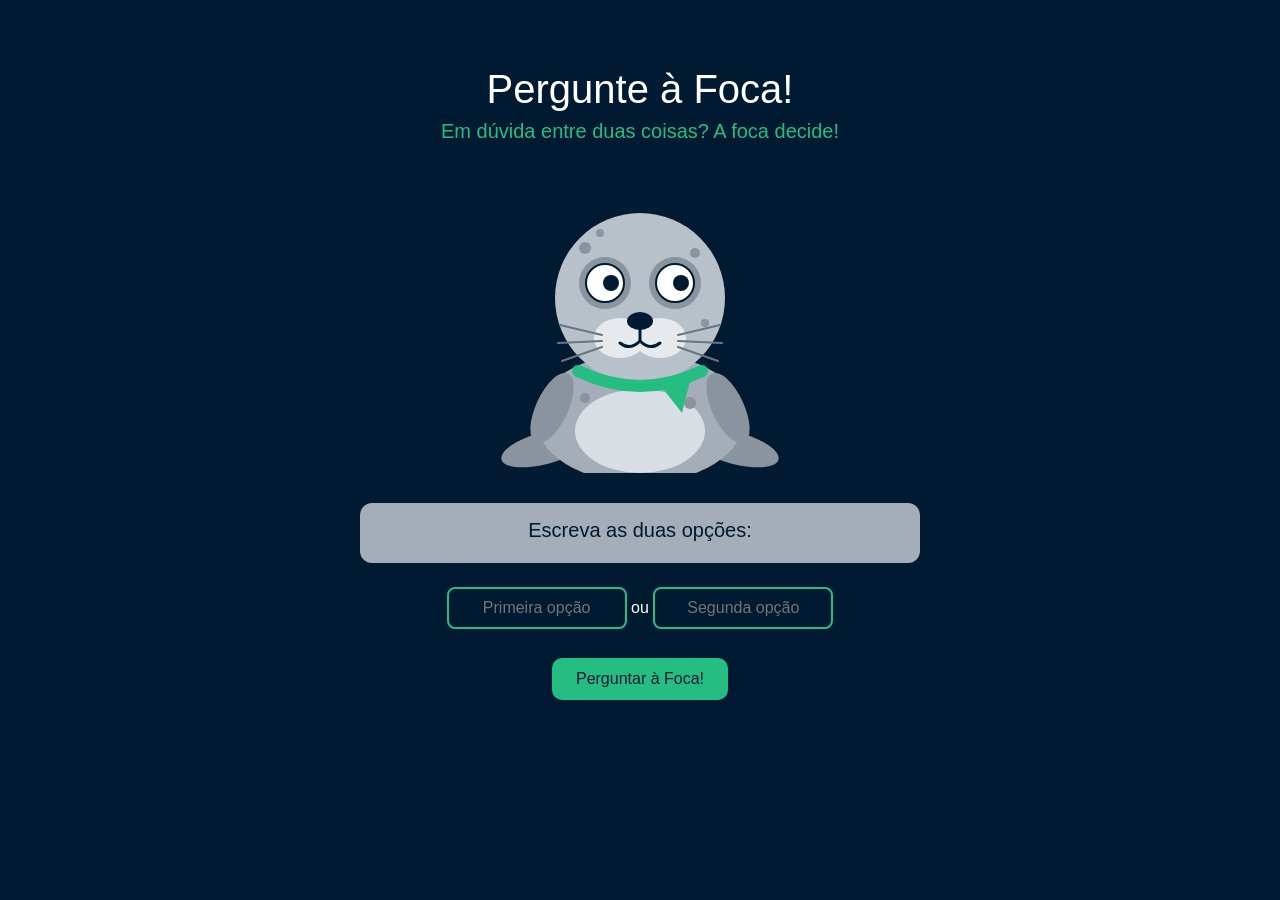
<file: Pergunte à Foca/index.html>
<!DOCTYPE html>
<html lang="pt-br">
<head>
    <meta charset="UTF-8">
    <meta name="viewport" content="width=device-width, initial-scale=1.0">
    <title>Pergunte à Foca!</title>
    <link rel="stylesheet" href="style.css">
</head>

<body>
    <main class="conteudo">
        <h1>Pergunte à Foca!</h1>
        <p class="subtitulo">Em dúvida entre duas coisas? A foca decide!</p>

        <div class="foca">
            <img src="foca.svg" alt="Foca da CJR" class="svg-foca">

            <div class="olhos">
                <div class="olho"><div class="pupila"></div></div>
                <div class="olho"><div class="pupila"></div></div>
            </div>
        </div>

        <p class="resposta">Escreva as duas opções:</p>

        <div class="opcoes">
            <input type="text" class="opcao opcao1" placeholder="Primeira opção">
            <span class="ou">ou</span>
            <input type="text" class="opcao opcao2" placeholder="Segunda opção">
        </div>

        <div class="botoes">
            <button type="button" class="botao-perguntar">Perguntar à Foca!</button>
            <button type="button" class="botao-certeza escondido">Tem certeza?</button>
        </div>
    </main>
    <script src="script.js"></script>
</body>
</html>
</file>
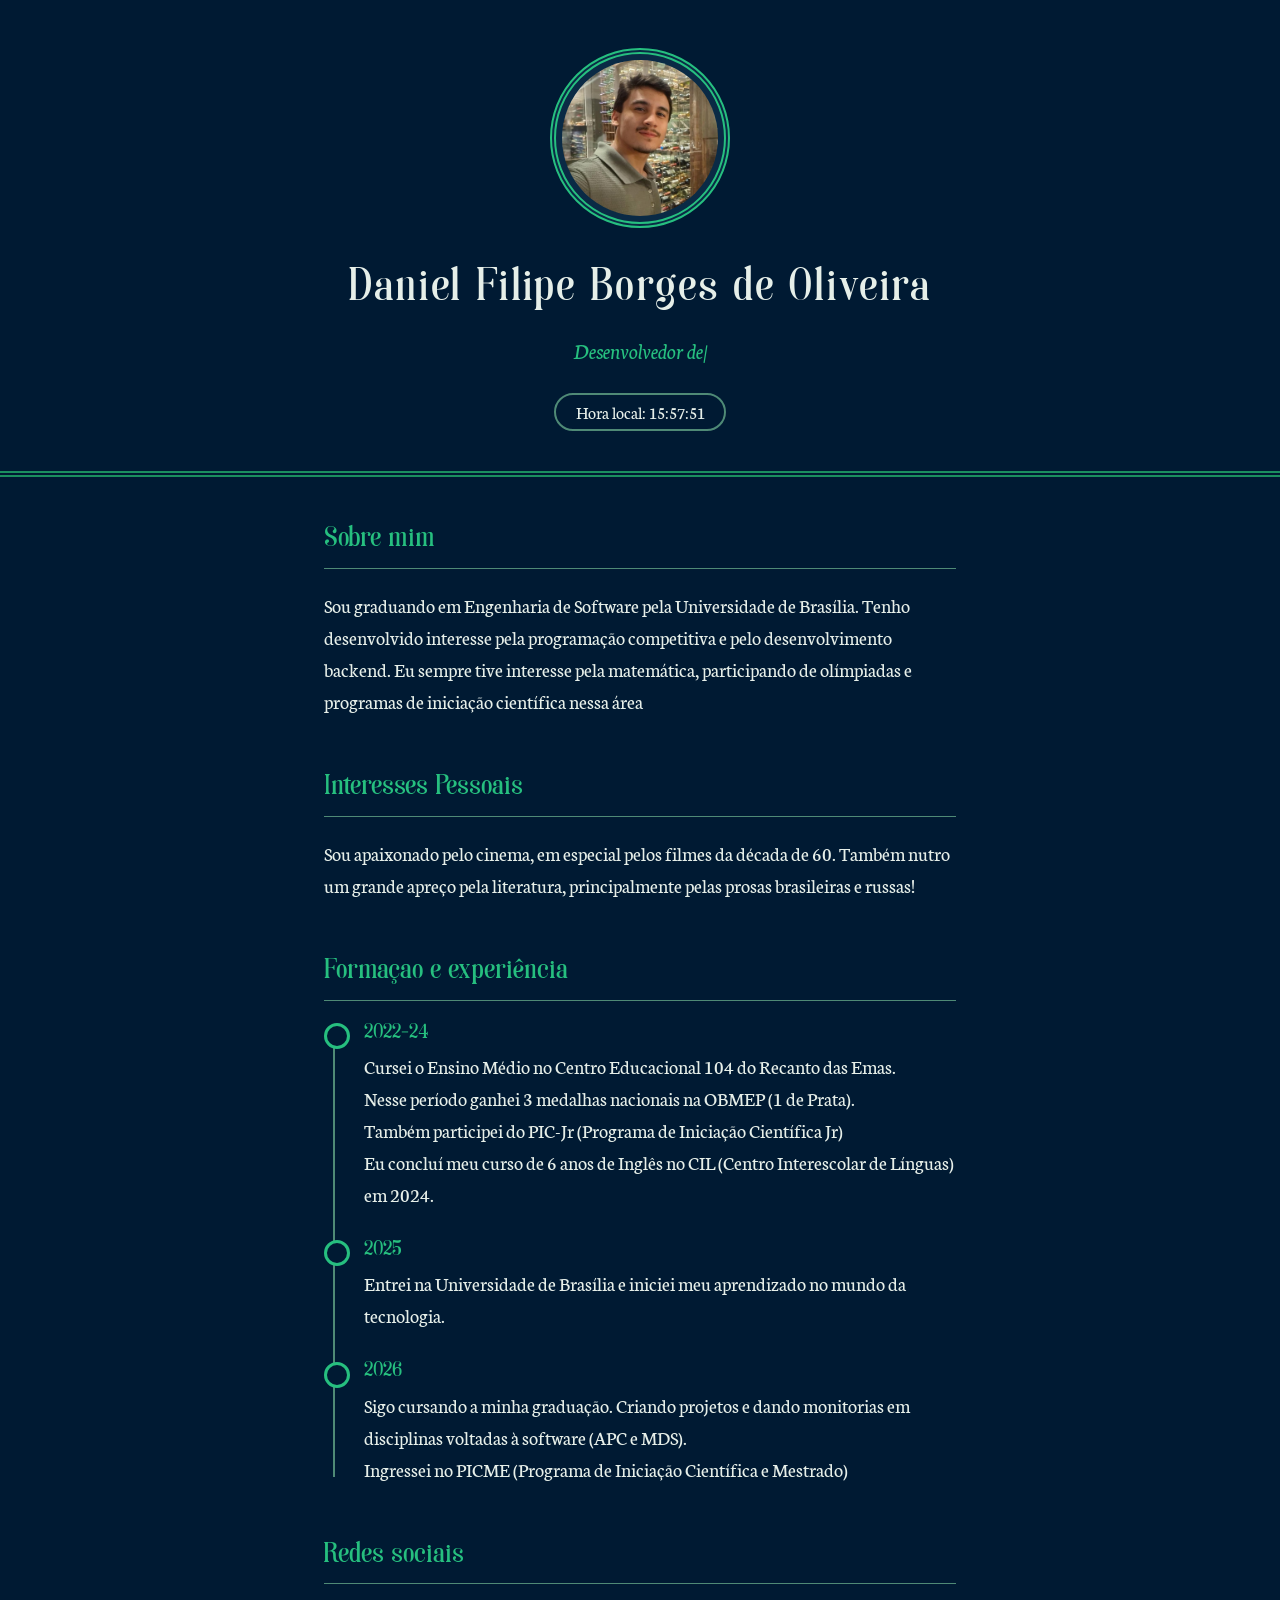
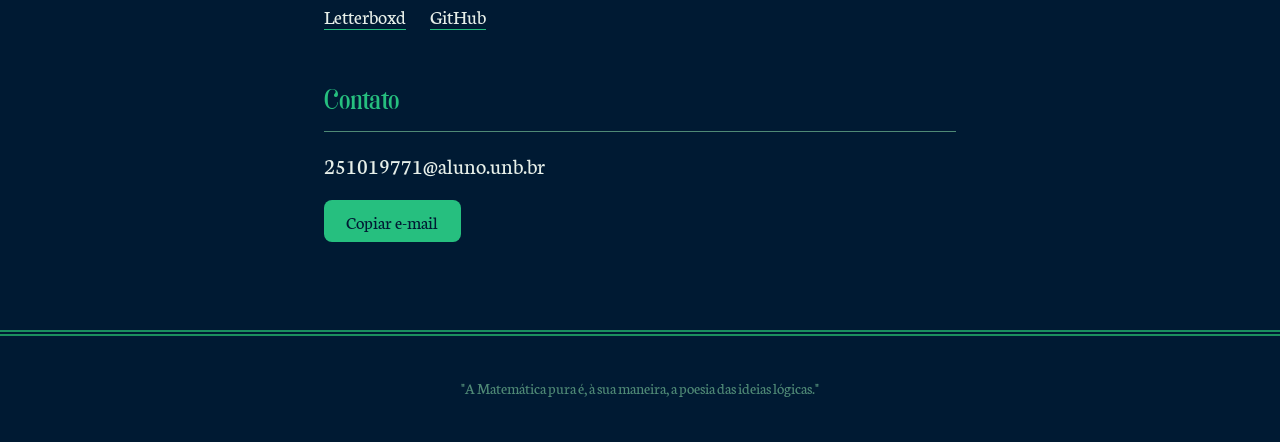
<file: Página de Apresentação/danielfilipe.html>
<!DOCTYPE html>
<html lang="pt-br">
<head>
    <meta charset="UTF-8">
    <meta name="viewport" content="width=device-width, initial-scale=1.0">
    <title>Daniel Filipe</title>
    <link rel="preconnect" href="https://fonts.googleapis.com">
    <link rel="preconnect" href="https://fonts.gstatic.com" crossorigin>
    <link href="https://fonts.googleapis.com/css2?family=Cinzel:wght@400;700&family=Neuton:ital,wght@0,400;0,700;1,400&display=swap" rel="stylesheet">
    <link rel="stylesheet" href="style.css">
    <script src="script.js" defer></script>
</head>
<body>


    <header class="topo">
        <img class="foto-perfil" src="foto.jpg" alt="Foto de Daniel Filipe">

        <h1>Daniel Filipe Borges de Oliveira</h1>
        <p class="bio">
            <span id="texto-digitado"></span><span class="cursor" aria-hidden="true">|</span>
        </p>

        <p class="relogio">Hora local: <span id="hora">--:--:--</span></p>
    </header>

    <main>
        <section id="sobre-mim">
            <h2>Sobre mim</h2>
            <p>
                Sou graduando em Engenharia de Software pela Universidade de Brasília.
                Tenho desenvolvido interesse pela programação competitiva e pelo desenvolvimento backend.
                Eu sempre tive interesse pela matemática, participando de olímpiadas e programas de
                iniciação científica nessa área

            </p>
        </section>

        <section id="gostos">
            <h2>Interesses Pessoais</h2>
            <p>
                Sou apaixonado pelo cinema, em especial pelos filmes da década de 60.
                Também nutro um grande apreço pela literatura, principalmente pelas prosas brasileiras e russas!
            </p>
        </section>


        <section id="formacao">
            <h2>Formaçao e experiência</h2>
            <ol class="linha-do-tempo">

                <li>
                    <span class="ano">2022-24</span>
                    <p>
                        Cursei o Ensino Médio no Centro Educacional 104 do Recanto das Emas. <br>
                        Nesse período ganhei 3 medalhas nacionais na OBMEP (1 de Prata).<br>
                        Também participei do PIC-Jr (Programa de Iniciação Científica Jr) <br>
                        Eu concluí meu curso de 6 anos de Inglês no CIL (Centro Interescolar de Línguas) em 2024.
                    </p>
                </li>
                <li>
                    <span class="ano">2025</span>
                    <p>
                        Entrei na Universidade de Brasília e iniciei meu aprendizado no mundo da tecnologia. <br>
                    </p>
                </li>
                <li>
                    <span class="ano">2026</span>
                    <p>Sigo cursando a minha graduação. Criando projetos e dando monitorias em disciplinas voltadas à software
                        (APC e MDS). <br> Ingressei no PICME (Programa de Iniciação Científica e Mestrado)</p>
                </li>
            </ol>
        </section>

        <section id="redes-sociais">
            <h2>Redes sociais</h2>
            <ul class="lista-redes">
                <li><a href="https://boxd.it/cAogN" target="_blank" rel="noopener">Letterboxd</a></li>
                <li><a href="https://github.com/daniel-fbo" target="_blank" rel="noopener">GitHub</a></li>
            </ul>
        </section>

        <section id="contato">
            <h2>Contato</h2>
            <p class="email" id="email">251019771@aluno.unb.br</p>
            <button type="button" id="botao-copiar">Copiar e-mail</button>
        </section>
    </main>

    <footer class="rodape">
        <p>"A Matemática pura é, à sua maneira, a poesia das ideias lógicas."</p>
</body>
</html>
</file>
<file: Pergunte à Foca/style.css>
/* tentei usar as cores da cjr*/
:root {
    --azul-escuro: #001a31;
    --verde: #26bd82;
    --verde-escuro: #438a6f;
    --cinza: #a4adb8;
    --branco: #ffffff;
}

* {
    box-sizing: border-box;
}

body {
    margin: 0;
    min-height: 100vh;
    background-color: var(--azul-escuro);
    color: var(--branco);
    font-family: Roboto, Arial, sans-serif;
    text-align: center;
}

.conteudo {
    max-width: 600px;
    margin: 0 auto;
    padding: 40px 20px;
}

h1 {
    font-size: 40px;
    font-weight: 400;
    margin-bottom: 8px;
}

.subtitulo {
    color: var(--verde);
    font-size: 20px;
    margin-top: 0;
}

/* foca e olhos */

.foca {
    position: relative;
    width: 300px;
    height: 300px;
    margin: 30px auto;
}

.foto-foca {
    width: 100%;
    height: 100%;
    object-fit: contain;
    border: 2px dashed var(--verde);
    border-radius: 12px;
    color: var(--cinza);
    display: flex;
    align-items: center;
    justify-content: center;
}

.olhos {
    position: absolute;
    top: 90px;
    left: 50%;
    transform: translateX(-50%);
    display: flex;
    gap: 30px;
}

.olho {
    position: relative;
    width: 40px;
    height: 40px;
    background-color: var(--branco);
    border: 2px solid var(--azul-escuro);
    border-radius: 50%;
}

.pupila {
    position: absolute;
    top: 50%;
    right: 4px;
    width: 16px;
    height: 16px;
    background-color: var(--azul-escuro);
    border-radius: 50%;
    transform: translateY(-50%);
}

/* resposta */
.resposta {
    background-color: var(--cinza);
    color: var(--azul-escuro);
    font-size: 20px;
    padding: 16px;
    border-radius: 12px;
    min-height: 60px;
}

/* butões*/
.opcoes {
    margin: 24px 0;
}

.opcoes input {
    width: 180px;
    padding: 10px;
    font-size: 16px;
    color: var(--branco);
    background-color: transparent;
    border: 2px solid var(--verde);
    border-radius: 8px;
    text-align: center;
}

.opcoes input:focus {
    outline: 2px solid var(--branco);
}

button {
    padding: 12px 24px;
    margin: 5px;
    font-size: 16px;
    color: var(--azul-escuro);
    background-color: var(--verde);
    border: none;
    border-radius: 10px;
    cursor: pointer;
}
button:hover {
    background-color: var(--verde-escuro);
    color: var(--branco);
}

.botao-certeza {
    color: var(--verde);
    background-color: transparent;
    border: 2px solid var(--verde);
}
.escondido {
    display: none;
}

/* confetes caindo */
.confete {
    position: fixed;
    top: -20px;
    width: 10px;
    height: 14px;
    pointer-events: none;
    animation-name: cair;
    animation-timing-function: linear;
}

@keyframes cair {
    from {
        transform: translateY(0) rotate(0deg);
    }
    to {
        transform: translateY(110vh) rotate(720deg);
    }
}
</file>
<file: Página de Apresentação/style.css>
@font-face {
    font-family: "Soria";
    src: url("fontes/soria-font.ttf") format("truetype");
    font-display: swap;
}

:root {
    --azul-noite: #001a33;
    --azul-painel: #0a2a45;
    --verde: #26bf7f;
    --verde-escuro: #1b8f5f;
    --verde-cinza: #4f8a76;
    --papel: #e6efe9;
}

* {
    box-sizing: border-box;
}

body {
    margin: 0;
    background-color: var(--azul-noite);
    color: var(--papel);
    font-family: "Neuton", Georgia, serif;
    font-size: 1.25rem;
    line-height: 1.6;
}

h1,
h2,
.ano {
    font-family: "Soria", "Cinzel", Georgia, serif;
    font-weight: normal;
}


.topo {
    text-align: center;
    padding: 3rem 1rem 2.5rem;
    border-bottom: 6px double var(--verde-escuro);
}


.foto-perfil {
    width: 180px;
    height: 180px;
    border-radius: 50%;
    object-fit: cover;
    padding: 6px;
    border: 6px double var(--verde);
    background-color: var(--azul-painel);
}

h1 {
    font-size: 3rem;
    letter-spacing: 0.04em;
    margin: 1rem 0 0.25rem;
}

.bio {
    font-style: italic;
    font-size: 1.4rem;
    color: var(--verde);
    margin: 0 0 1.5rem;
    min-height: 1.6em;
}

.cursor {
    animation: piscar 0.8s step-end infinite;
}

@keyframes piscar {
    50% {
        opacity: 0;
    }
}

.relogio {
    display: inline-block;
    margin: 0;
    padding: 0.2rem 1.2rem;
    border: 2px solid var(--verde-cinza);
    border-radius: 999px;
    font-size: 1.1rem;
}

main {
    max-width: 42rem;
    margin: 0 auto;
    padding: 2.5rem 1.25rem;
}

section {
    margin-bottom: 3rem;
}

h2 {
    color: var(--verde);
    font-size: 1.8rem;
    margin: 0 0 1rem;
    padding-bottom: 0.3rem;
    border-bottom: 1px solid var(--verde-cinza);
}

.linha-do-tempo {
    list-style: none;
    margin: 0;
    padding: 0;
    position: relative;
}

.linha-do-tempo::before {
    content: "";
    position: absolute;
    left: 9px;
    top: 0.5rem;
    bottom: 0.5rem;
    width: 2px;
    background-color: var(--verde-cinza);
}

.linha-do-tempo li {
    position: relative;
    padding-left: 2.5rem;
    margin-bottom: 1.5rem;
}

.linha-do-tempo li::before {
    content: "";
    position: absolute;
    left: 0;
    top: 0.4rem;
    width: 20px;
    height: 20px;
    border-radius: 50%;
    background-color: var(--azul-noite);
    border: 3px solid var(--verde);
}

.ano {
    display: block;
    color: var(--verde);
    font-size: 1.3rem;
}

.linha-do-tempo p {
    margin: 0;
}

.lista-redes {
    list-style: none;
    padding: 0;
    margin: 0;
    display: flex;
    flex-wrap: wrap;
    gap: 1.5rem;
}

.lista-redes a {
    color: var(--papel);
    text-decoration: none;
    border-bottom: 1px solid var(--verde);
}

.lista-redes a:hover {
    color: var(--verde);
}

.email {
    font-size: 1.4rem;
    margin: 0 0 1rem;
}

#botao-copiar {
    background-color: var(--verde);
    color: var(--azul-noite);
    border: none;
    border-radius: 8px;
    padding: 0.6rem 1.4rem;
    font-family: "Neuton", Georgia, serif;
    font-size: 1.15rem;
    cursor: pointer;
}

#botao-copiar:hover {
    background-color: var(--verde-escuro);
    color: var(--papel);
}

a:focus-visible,
#botao-copiar:focus-visible {
    outline: 3px solid var(--papel);
    outline-offset: 3px;
}

.rodape {
    text-align: center;
    color: var(--verde-cinza);
    font-size: 1rem;
    padding: 1.5rem 1rem;
    border-top: 6px double var(--verde-escuro);
}

@media (max-width: 600px) {
    h1 {
        font-size: 2.2rem;
    }

    .foto-perfil {
        width: 140px;
        height: 140px;
    }
}

@media (prefers-reduced-motion: reduce) {
    .cursor {
        animation: none;
    }
}
</file>
